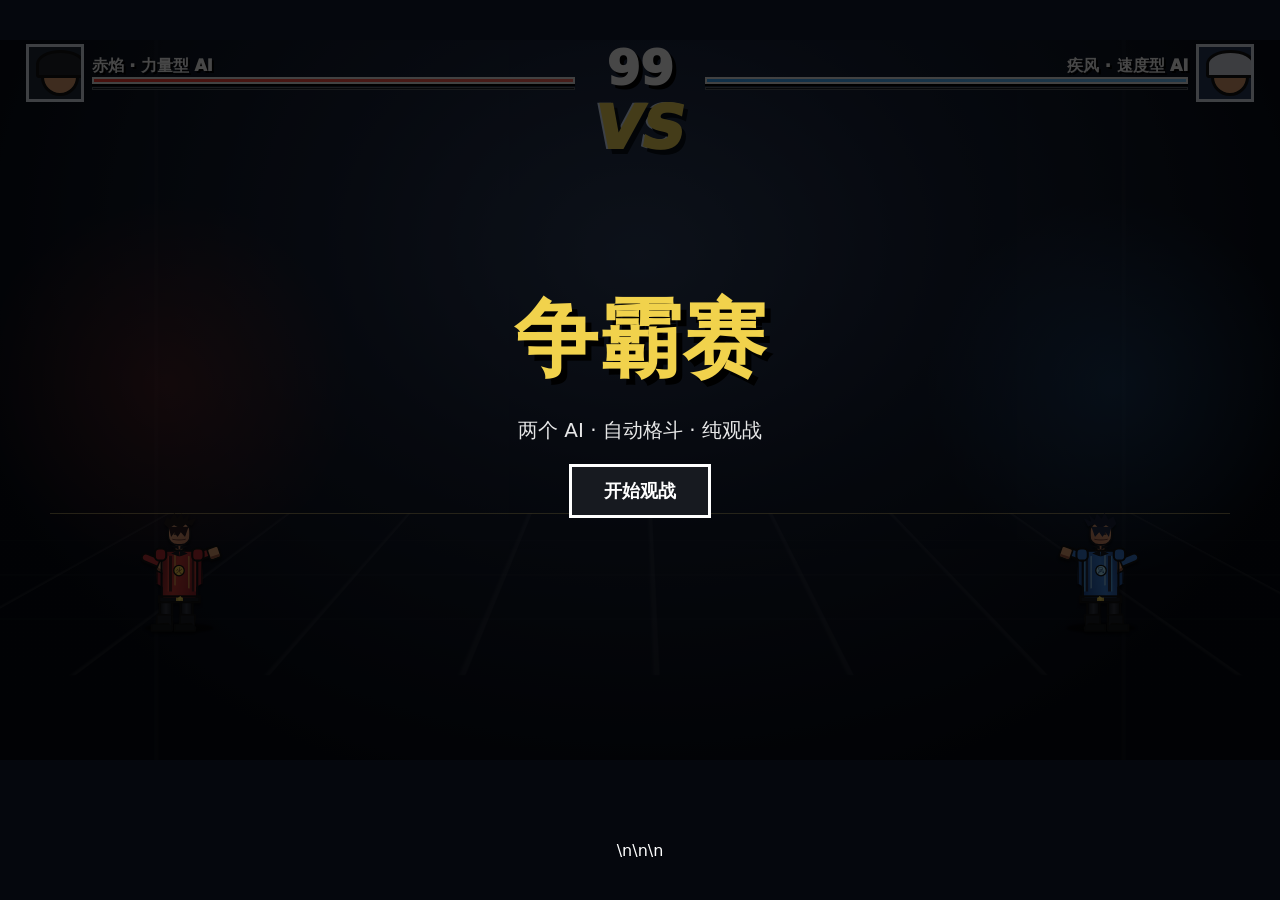
<file: index.html>
<!doctype html><html lang="zh-CN"><head><meta charset="utf-8"><meta name="viewport" content="width=device-width,initial-scale=1,maximum-scale=1,user-scalable=no"><title>争霸赛 · AI × AI</title><style>*{box-sizing:border-box}html,body{margin:0;width:100%;height:100%;overflow:hidden;background:#05070d;color:#fff;font-family:system-ui,"Microsoft YaHei",sans-serif}body{display:grid;place-items:center}.game{position:relative;width:100vw;height:56.25vw;max-width:1280px;max-height:720px;overflow:hidden;background:#0b1220;isolation:isolate}.scene,.scene>*{position:absolute;pointer-events:none}.sky{inset:0;background:radial-gradient(circle at 50% 22%,#617a9f 0,#2a415f 28%,#101d32 63%,#070c15 100%)}.moon{width:90px;height:90px;right:34%;top:15%;border-radius:50%;background:#e8f1ff;box-shadow:0 0 35px #c7dcff99,0 0 90px #9cc5ff33}.mountain{left:-5%;right:-5%;top:12%;height:54%;background:linear-gradient(135deg,transparent 25%,#17243a 25% 39%,transparent 39%),linear-gradient(45deg,transparent 22%,#20334d 22% 37%,transparent 37%),linear-gradient(155deg,#0c1729 0 20%,transparent 20%),linear-gradient(25deg,#12243c 0 27%,transparent 27%);opacity:.96}.mountain:after{content:"";position:absolute;inset:30% 0 0;background:linear-gradient(155deg,transparent 0 38%,#334b69 38% 40%,transparent 40%),linear-gradient(25deg,transparent 0 42%,#29415d 42% 44%,transparent 44%);opacity:.8}.palace{left:50%;top:24%;width:340px;height:220px;transform:translateX(-50%);filter:drop-shadow(0 8px 14px #000a)}.palace .roof{position:absolute;left:35px;top:20px;width:270px;height:45px;background:#10151f;clip-path:polygon(0 100%,12% 48%,25% 48%,35% 0,65% 0,75% 48%,88% 48%,100% 100%)}.palace .hall{position:absolute;left:65px;top:72px;width:210px;height:122px;background:linear-gradient(90deg,#17202e,#3a4655 50%,#17202e);border:5px solid #111}.palace .hall:before{content:"";position:absolute;left:80px;top:20px;width:43px;height:100px;background:linear-gradient(#573a26,#171313);border:4px solid #0c0d10}.waterfall{position:absolute;left:50%;top:46%;width:120px;height:115px;transform:translateX(-50%);background:linear-gradient(90deg,transparent,#a7d7ff55 35%,#e6f4ffcc 50%,#8ec9ff44 65%,transparent);filter:blur(3px)}.mist{left:0;right:0;top:47%;height:23%;background:radial-gradient(ellipse at 50% 55%,#d4e9ff22,transparent 65%),linear-gradient(transparent,#7da0c51c,transparent)}.cherry{top:4%;width:260px;height:230px;background:radial-gradient(circle at 18% 22%,#ff9fc5 0 9px,transparent 10px),radial-gradient(circle at 35% 12%,#ffc0d9 0 8px,transparent 9px),radial-gradient(circle at 54% 27%,#ff9fc5 0 10px,transparent 11px),radial-gradient(circle at 76% 17%,#ffc7dd 0 8px,transparent 9px),radial-gradient(circle at 30% 45%,#ffb1cf 0 9px,transparent 10px),radial-gradient(circle at 65% 48%,#ff9fca 0 10px,transparent 11px),linear-gradient(120deg,#19191d 0 8%,transparent 8%)}.cherry.left{left:-20px;transform:rotate(-7deg)}.cherry.right{right:-30px;transform:scaleX(-1) rotate(-4deg);opacity:.55}.lantern{top:43%;width:50px;height:80px;background:linear-gradient(#ffdd7a,#ff8b2a);border:5px solid #21160f;border-radius:8px;box-shadow:0 0 25px #ffb33b88}.lantern:before{content:"武";position:absolute;inset:12px 5px;color:#3a1b12;font-size:25px;font-weight:900;text-align:center}.lantern.l{left:2%}.lantern.r{right:2%}.banner{top:40%;width:48px;height:150px;background:#641f2c;border:3px solid #d6b276;box-shadow:8px 6px 0 #120f18}.banner:before{content:"武";position:absolute;top:27px;left:7px;font-size:31px;font-weight:900}.banner.l{left:6%}.banner.r{right:6%}.platform{left:0;right:0;bottom:0;height:43%;background:linear-gradient(180deg,#151a22,#080a0f 78%);clip-path:polygon(0 20%,100% 20%,100% 100%,0 100%)}.floor{left:-5%;right:-5%;bottom:-10%;height:39%;background:repeating-linear-gradient(90deg,#1c2027 0 8%,#252a31 8.15% 8.35%),linear-gradient(180deg,#353944,#111318);transform:perspective(500px) rotateX(55deg);transform-origin:center top;border-top:3px solid #8c8d92}.floor:after{content:"";position:absolute;inset:12% 0 0;background:repeating-linear-gradient(90deg,transparent 0 12%,#ffffff0d 12.2% 12.5%),repeating-linear-gradient(0deg,transparent 0 20%,#ffffff0c 20.2% 20.5%)}.hud{position:absolute;z-index:40;top:4px;left:2%;right:2%;display:grid;grid-template-columns:1fr 100px 1fr;gap:15px;align-items:start}.hudbox{display:grid;grid-template-columns:58px 1fr;gap:8px;align-items:center}.hudbox.r{grid-template-columns:1fr 58px}.portrait{width:58px;height:58px;border:3px solid #dfe8f2;background:#202b3b;position:relative;overflow:hidden}.portrait:before{content:"";position:absolute;width:32px;height:32px;border-radius:50%;background:#dfa070;left:12px;top:11px;border:3px solid #111}.portrait:after{content:"";position:absolute;width:43px;height:22px;background:#20242b;left:7px;top:3px;border-radius:55% 55% 10% 10%;border:3px solid #111}.portrait.speed{background:#26385b}.portrait.speed:after{background:#d9dce6}.name{font-size:clamp(9px,1.25vw,16px);font-weight:950;text-shadow:2px 2px #000;margin-bottom:1px}.r{text-align:right}.bar{height:7px;border:2px solid #eee;background:#090909;box-shadow:0 2px #000;overflow:hidden;transform:translateY(-1px)}.hp{height:100%;width:100%;background:linear-gradient(90deg,#ff3b30,#ff6b5f);transition:width .12s}.rbar .hp{margin-left:auto;background:linear-gradient(90deg,#38a8ff,#74c7ff)}.energy{height:3px;margin-top:2px;background:#191d25;border:1px solid #59606a}.energy i{display:block;height:100%;width:0;background:#ff8a70}.renergy i{margin-left:auto;background:#62c7ff}.center{text-align:center}.timer{font-size:clamp(28px,4vw,48px);font-weight:1000;line-height:1;text-shadow:4px 4px #000}.low{color:#ff4b4b}.vs{position:absolute;z-index:42;top:53px;left:50%;transform:translateX(-50%) skew(-10deg);font-size:clamp(30px,4.8vw,60px);font-weight:1000;color:#f5d85a;text-shadow:5px 5px #08101b,-2px 0 #d7e7ff}.status,.spectator{display:none}.fighter{position:absolute;z-index:30;bottom:18%;width:210px;height:300px;transform:scale(.42);transform-origin:50% 100%;will-change:left}.sprite{position:absolute;inset:0;transform-origin:50% 100%;filter:drop-shadow(0 6px 3px #0007)}.fighter.p2 .sprite{transform:scaleX(-1)}.shadow{position:absolute;z-index:0;bottom:-5px;left:22px;width:166px;height:24px;border-radius:50%;background:#000b;filter:blur(2px)}.part{position:absolute}.head{left:77px;bottom:203px;width:57px;height:59px;border:4px solid #15171c;border-radius:45% 45% 42% 42%;background:linear-gradient(145deg,#f0b083,#c77d5d);z-index:8}.head:before{content:"";position:absolute;left:11px;top:25px;width:6px;height:4px;border-radius:50%;background:#241a1c;box-shadow:24px 0 #241a1c}.head:after{content:"";position:absolute;left:7px;bottom:8px;width:34px;height:8px;border-bottom:3px solid #572a29;border-radius:50%}.hair{left:66px;bottom:234px;width:80px;height:47px;background:#22191b;z-index:10;clip-path:polygon(4% 55%,13% 20%,23% 34%,35% 0,43% 28%,56% 3%,63% 32%,79% 5%,75% 40%,100% 25%,87% 65%,70% 55%,55% 80%,34% 62%,19% 79%)}.p2 .hair{background:#18213a;clip-path:polygon(3% 55%,12% 18%,27% 34%,38% 0,47% 29%,61% 4%,68% 35%,85% 9%,78% 44%,100% 27%,87% 68%,68% 56%,53% 83%,34% 62%,17% 80%)}.bang{left:80px;bottom:224px;width:48px;height:25px;background:#2b1b1d;z-index:11;clip-path:polygon(0 0,100% 0,82% 100%,61% 56%,45% 100%,29% 57%,13% 100%)}.p2 .bang{background:#202a49}.neck{left:93px;bottom:190px;width:24px;height:22px;border:4px solid #111;background:#c78362;z-index:6}.torso{left:61px;bottom:72px;width:90px;height:122px;border:5px solid #101217;border-radius:18px 18px 13px 13px;background:linear-gradient(100deg,#7e1f28,#c63b35 42%,#8d202a);z-index:4;overflow:hidden}.torso:before{content:"";position:absolute;left:12px;top:10px;width:61px;height:85px;background:linear-gradient(90deg,#251a1e 0 11%,transparent 12% 88%,#251a1e 89%);border-left:3px solid #e44c3e;border-right:3px solid #e44c3e;opacity:.75}.torso:after{content:"";position:absolute;left:28px;top:7px;width:30px;height:77px;border-left:3px solid #f5d15d;border-right:3px solid #f5d15d;transform:skewY(12deg);opacity:.75}.p2 .torso{background:linear-gradient(100deg,#234b91,#397fd6 45%,#1e4d99)}.p2 .torso:before{border-color:#64c8ff}.p2 .torso:after{border-color:#bcecff}.collar{left:81px;bottom:177px;width:50px;height:27px;background:#151922;z-index:7;clip-path:polygon(0 0,45% 0,50% 100%,10% 72%,100% 0,55% 0,50% 100%,90% 72%)}.shoulder{top:101px;width:32px;height:34px;border:5px solid #111;border-radius:13px;background:#b72d31;z-index:5}.shoulder.l{left:45px}.shoulder.r{left:134px}.p2 .shoulder{background:#3778ce}.arm{top:113px;width:67px;height:24px;border:5px solid #111;border-radius:13px;background:#bd3235;transform-origin:12px 12px;z-index:3}.p2 .arm{background:#397bd0}.arm.l{left:14px;transform:rotate(23deg)}.arm.r{left:130px;transform:rotate(-19deg)}.arm:after{content:"";position:absolute;right:-13px;top:-4px;width:23px;height:24px;border:4px solid #111;border-radius:7px;background:#e1a071;box-shadow:inset 0 -6px #9c563f}.p2 .arm:after{box-shadow:inset 0 -6px #9c563f}.belt{left:55px;bottom:66px;width:102px;height:19px;border:5px solid #111;background:linear-gradient(90deg,#17191f 0 42%,#d6b94d 42% 58%,#17191f 58%);z-index:8}.belt:after{content:"◆";position:absolute;left:40px;top:-8px;color:#f4d75e;font-size:15px}.coat{left:50px;bottom:95px;width:112px;height:88px;z-index:2;pointer-events:none}.coat:before,.coat:after{content:"";position:absolute;bottom:0;width:39px;height:92px;background:#8d202a;border:4px solid #111;clip-path:polygon(10% 0,100% 15%,78% 100%,0 84%)}.coat:before{left:0;transform:skewY(8deg)}.coat:after{right:0;transform:scaleX(-1) skewY(8deg)}.p2 .coat:before,.p2 .coat:after{background:#2455a0}.leg{bottom:2px;width:34px;height:79px;border:5px solid #111;background:linear-gradient(90deg,#171a21,#343945,#171a21);transform-origin:17px 0;z-index:1}.leg.l{left:57px}.leg.r{left:106px}.shin{position:absolute;bottom:0;width:42px;height:42px;border:5px solid #111;background:#1b1e25;z-index:2;clip-path:polygon(8% 0,100% 8%,87% 100%,0 88%)}.shin.l{left:49px}.shin.r{left:104px}.boot{bottom:-2px;width:55px;height:22px;border:5px solid #111;background:#11151b;z-index:3;clip-path:polygon(0 20%,75% 0,100% 55%,94% 100%,0 100%)}.boot.l{left:37px}.boot.r{left:92px}.scarf{display:none}.emblem{position:absolute;left:91px;bottom:130px;width:28px;height:28px;border:3px solid #111;border-radius:50%;background:#f2ca4d;z-index:9;text-align:center;font-size:17px;line-height:22px;color:#54221e}.p2 .emblem{background:#a9e8ff;color:#163d7b}.att .arm.r{animation:punch .22s steps(4)}.att .arm.l{animation:backArm .22s steps(4)}.heavy .arm.r{animation:heavyPunch .30s steps(4)}.heavy .torso{animation:lunge .30s steps(4)}.kick .leg.r{animation:frontKick .30s steps(4)}.kick .arm.r{animation:kickArm .30s steps(4)}.lightkick .leg.r{animation:lightKick .24s steps(4)}.lightkick .arm.r{animation:kickArm .24s steps(4)}.hurt{animation:hurt .20s}.hurt .head{animation:headHit .20s}.dodge{animation:dodge .30s}.jump{animation:jump .46s}.jump .arm.l{animation:airL .46s}.jump .arm.r{animation:airR .46s}.jump .leg.l{animation:airLL .46s}.jump .leg.r{animation:airLR .46s}.ko{animation:ko .70s forwards}.guard .torso{filter:brightness(.58)}.guard .arm.l{transform:rotate(-58deg)}.guard .arm.r{transform:rotate(58deg)}.special .torso{animation:charge .30s infinite alternate}.special .emblem{box-shadow:0 0 20px 5px #ff7138}.hit{position:absolute;z-index:46;font-size:42px;animation:spark .28s forwards;pointer-events:none}.ring{position:absolute;z-index:44;width:20px;height:20px;border:4px solid #fff;border-radius:50%;transform:translate(-50%,-50%);animation:ring .34s ease-out forwards;pointer-events:none}.debris{position:absolute;z-index:47;font-size:20px;animation:debris .42s ease-out forwards;pointer-events:none}.combo{position:absolute;z-index:48;left:4%;bottom:20%;font-size:clamp(18px,2.8vw,34px);font-weight:1000;color:#f3d04a;text-shadow:4px 4px #000;opacity:0}.combo.show{animation:comboIn .7s forwards}.action-callout{position:absolute;z-index:55;font-weight:1000;font-size:clamp(10px,1.35vw,17px);pointer-events:none;white-space:nowrap;transform:translate(-50%,0);animation:callout .43s ease-out forwards;text-shadow:2px 2px #000}.action-callout.f1{color:#ff3b30;text-shadow:2px 2px #000,0 0 5px #ff3b30}.action-callout.f2{color:#38a8ff;text-shadow:2px 2px #000,0 0 5px #38a8ff}.overlay{position:absolute;inset:0;z-index:60;display:flex;flex-direction:column;align-items:center;justify-content:center;background:rgba(0,0,0,.72);text-align:center}.overlay h1{font-size:clamp(42px,7vw,84px);margin:0;color:#f1d24c;text-shadow:6px 6px #000}.overlay p{font-size:clamp(13px,2vw,20px);opacity:.9}.start{padding:12px 32px;border:3px solid #fff;background:#171a20;color:#fff;font-weight:900;font-size:18px}@keyframes punch{0%{transform:rotate(23deg)}50%{transform:translateX(45px) rotate(-8deg) scaleX(1.15)}100%{transform:rotate(23deg)}}@keyframes backArm{50%{transform:rotate(45deg)}}@keyframes heavyPunch{0%{transform:rotate(-19deg) translateX(-7px)}45%{transform:translateX(55px) rotate(-10deg) scaleX(1.22)}100%{transform:rotate(-19deg)}}@keyframes frontKick{0%{transform:rotate(0)}45%{transform:translate(39px,-20px) rotate(-42deg)}100%{transform:rotate(0)}}@keyframes lightKick{0%{transform:rotate(0)}45%{transform:translate(25px,-12px) rotate(-30deg)}100%{transform:rotate(0)}}@keyframes kickArm{50%{transform:rotate(-38deg)}}@keyframes lunge{50%{transform:translateX(11px) rotate(-2deg)}}@keyframes headHit{50%{transform:translateX(-8px) rotate(-10deg)}}@keyframes hurt{50%{transform:translateX(-27px) rotate(-8deg)}}@keyframes dodge{0%{transform:translateX(0)}50%{transform:translateX(32px) translateY(5px) scale(.88) rotate(-10deg)}100%{transform:translateX(0)}}@keyframes jump{50%{transform:translateY(-75px) rotate(-3deg)}}@keyframes airL{50%{transform:rotate(-75deg)}}@keyframes airR{50%{transform:rotate(75deg)}}@keyframes airLL{50%{transform:rotate(-18deg)}}@keyframes airLR{50%{transform:rotate(18deg)}}@keyframes charge{to{filter:brightness(1.45) saturate(1.55)}}@keyframes ko{to{transform:rotate(82deg) translateY(30px);opacity:.7}}@keyframes spark{to{transform:scale(1.8) rotate(15deg);opacity:0}}@keyframes ring{to{width:120px;height:120px;opacity:0;border-width:2px}}@keyframes debris{to{transform:translate(var(--dx),var(--dy)) scale(.5);opacity:0}}@keyframes comboIn{0%{opacity:0;transform:scale(.7)}30%{opacity:1;transform:scale(1.1)}100%{opacity:0;transform:scale(1)}}@keyframes callout{0%{opacity:0;transform:translate(-50%,6px) scale(.9)}25%{opacity:1;transform:translate(-50%,0) scale(1)}100%{opacity:0;transform:translate(-50%,-22px) scale(.98)}}@media(max-width:700px){.game{width:100vw;height:56.25vw}.hud{grid-template-columns:1fr 58px 1fr;gap:5px}.portrait{display:none}.hudbox,.hudbox.r{display:block}.fighter{transform:scale(.36)}.vs{top:50px}.moon{width:65px;height:65px}.palace{transform:translateX(-50%) scale(.72);transform-origin:top center}.banner{height:105px;width:36px}.lantern{transform:scale(.7)}} </style><style id="special-effects-v1">
.special.fx-active .sprite{animation:specialBody .42s steps(5) infinite alternate!important;filter:brightness(1.8) saturate(1.9) drop-shadow(0 0 18px #fff)!important}
.special-charge{position:absolute;z-index:45;left:50%;top:48%;width:130px;height:130px;transform:translate(-50%,-50%);border:5px solid #fff;border-radius:50%;opacity:0;pointer-events:none;animation:specialCharge .48s ease-out forwards}
.special-charge.fire{background:radial-gradient(circle,#fff8 0 8%,#ffcf4d88 18%,#ff5b2499 42%,transparent 70%);box-shadow:0 0 25px #ff5b24,0 0 70px #ffb52e}
.special-charge.wind{background:radial-gradient(circle,#fff 0 5%,#bff4ff88 16%,#38cfff66 40%,transparent 70%);box-shadow:0 0 30px #5be6ff,0 0 80px #6fcfff}
.special-beam{position:absolute;z-index:43;height:34px;border-radius:50%;transform-origin:left center;pointer-events:none;opacity:0;animation:specialBeam .34s ease-out forwards}
.special-beam.fire{background:linear-gradient(90deg,#fff,#ffe45c,#ff6a21,transparent);box-shadow:0 0 18px #ff7b28,0 0 42px #ffb52e}
.special-beam.wind{background:linear-gradient(90deg,#fff,#8ff5ff,#36bfff,transparent);box-shadow:0 0 18px #55eaff,0 0 42px #48cfff}
.special-ring{position:absolute;z-index:44;left:50%;top:50%;width:40px;height:40px;transform:translate(-50%,-50%);border:7px solid #fff;border-radius:50%;pointer-events:none;animation:specialRing .52s cubic-bezier(.1,.7,.2,1) forwards}
.special-ring.fire{border-color:#ff9a2e;box-shadow:0 0 20px #ff5a24,inset 0 0 20px #ffd45a}
.special-ring.wind{border-color:#7eefff;box-shadow:0 0 20px #32d8ff,inset 0 0 20px #bffaff}
.special-flash{position:absolute;z-index:59;inset:0;background:#fff;opacity:0;pointer-events:none;animation:specialFlash .16s ease-out forwards}
.special-title{position:absolute;z-index:58;left:50%;top:31%;transform:translate(-50%,-50%) skew(-8deg) scale(.35);font-size:clamp(28px,6vw,72px);font-weight:1000;letter-spacing:.08em;color:#fff;text-shadow:4px 4px #000,0 0 18px currentColor;opacity:0;pointer-events:none;white-space:nowrap;animation:specialTitle .7s cubic-bezier(.12,.8,.2,1) forwards}
.special-title.fire{color:#ffcf4d}.special-title.wind{color:#8defff}
.special-damage{position:absolute;z-index:58;font-size:clamp(28px,4.5vw,58px);font-weight:1000;color:#fff;text-shadow:4px 4px #000,0 0 14px #ffcf4d;pointer-events:none;animation:specialDamage .72s ease-out forwards}
@keyframes specialBody{to{transform:scale(1.05) translateY(-3px)}}
@keyframes specialCharge{0%{opacity:0;transform:translate(-50%,-50%) scale(.25) rotate(0)}35%{opacity:1}100%{opacity:0;transform:translate(-50%,-50%) scale(1.45) rotate(180deg)}}
@keyframes specialBeam{0%{opacity:0;transform:scaleX(.05)}25%{opacity:1}100%{opacity:0;transform:scaleX(1)}}
@keyframes specialRing{to{width:360px;height:360px;opacity:0;border-width:2px}}
@keyframes specialFlash{0%{opacity:0}20%{opacity:.72}100%{opacity:0}}
@keyframes specialTitle{0%{opacity:0;transform:translate(-50%,-50%) skew(-8deg) scale(.35)}22%{opacity:1;transform:translate(-50%,-50%) skew(-8deg) scale(1.15)}100%{opacity:0;transform:translate(-50%,-50%) skew(-8deg) scale(1)}}
@keyframes specialDamage{0%{opacity:0;transform:translateY(12px) scale(.55)}25%{opacity:1;transform:translateY(0) scale(1.18)}100%{opacity:0;transform:translateY(-45px) scale(1)}}
</style>
<style id="special-fx-v3">
.sfv3-layer{position:absolute;inset:0;z-index:80;pointer-events:none;overflow:hidden;opacity:0}
.sfv3-layer.show{opacity:1}
.sfv3-flash{position:absolute;inset:-20%;opacity:0;mix-blend-mode:screen}
.sfv3-fire .sfv3-flash{background:radial-gradient(circle at 50% 50%,#fff 0 4%,#ffd36b 10%,#ff5a00 28%,#d40018 48%,transparent 72%);animation:sfv3FireFlash .34s ease-out}
.sfv3-wind .sfv3-flash{background:radial-gradient(circle at 50% 50%,#fff 0 4%,#bff7ff 11%,#28cfff 30%,#176cff 50%,transparent 74%);animation:sfv3WindFlash .34s ease-out}
.sfv3-core{position:absolute;left:50%;top:57%;width:110px;height:110px;border-radius:50%;transform:translate(-50%,-50%) scale(.15);opacity:0}
.sfv3-fire .sfv3-core{background:radial-gradient(circle,#fff 0 9%,#ffe38a 16%,#ff8a00 34%,#f21d16 55%,transparent 72%);box-shadow:0 0 22px #ffdc66,0 0 60px #ff5a00,0 0 130px #e40019;animation:sfv3Core .55s cubic-bezier(.12,.8,.2,1)}
.sfv3-wind .sfv3-core{background:radial-gradient(circle,#fff 0 8%,#c9fbff 17%,#36dfff 36%,#1680ff 58%,transparent 74%);box-shadow:0 0 24px #c9fbff,0 0 70px #24cfff,0 0 140px #176cff;animation:sfv3Core .55s cubic-bezier(.12,.8,.2,1)}
.sfv3-ring{position:absolute;left:50%;top:57%;width:70px;height:70px;border:8px solid #fff;border-radius:50%;transform:translate(-50%,-50%) scale(.1);opacity:0}
.sfv3-fire .sfv3-ring{border-color:#ff9a00;box-shadow:0 0 18px #fff,0 0 45px #ff4d00,0 0 90px #e40019;animation:sfv3Ring .62s ease-out}
.sfv3-wind .sfv3-ring{border-color:#9ff7ff;box-shadow:0 0 18px #fff,0 0 45px #1bd8ff,0 0 90px #176cff;animation:sfv3Ring .62s ease-out}
.sfv3-burst{position:absolute;left:50%;top:57%;width:10px;height:10px;transform:translate(-50%,-50%);opacity:0}
.sfv3-burst i{position:absolute;left:0;top:0;width:5px;height:70px;border-radius:6px;transform-origin:50% 100%}
.sfv3-fire .sfv3-burst i{background:linear-gradient(#fff,#ffd24d,#ff3b00,transparent);box-shadow:0 0 12px #ff6a00}
.sfv3-wind .sfv3-burst i{background:linear-gradient(#fff,#aafaff,#168cff,transparent);box-shadow:0 0 12px #2bdcff}
.sfv3-burst i:nth-child(1){transform:rotate(0deg)}.sfv3-burst i:nth-child(2){transform:rotate(45deg)}.sfv3-burst i:nth-child(3){transform:rotate(90deg)}.sfv3-burst i:nth-child(4){transform:rotate(135deg)}.sfv3-burst i:nth-child(5){transform:rotate(180deg)}.sfv3-burst i:nth-child(6){transform:rotate(225deg)}.sfv3-burst i:nth-child(7){transform:rotate(270deg)}.sfv3-burst i:nth-child(8){transform:rotate(315deg)}
.sfv3-show .sfv3-burst{animation:sfv3Burst .52s ease-out}
.sfv3-particle{position:absolute;width:8px;height:8px;border-radius:50%;left:50%;top:57%;opacity:0}
.sfv3-fire .sfv3-particle{background:#ffd34d;box-shadow:0 0 12px #ff5a00,0 0 24px #ff1d00}
.sfv3-wind .sfv3-particle{background:#c9fbff;box-shadow:0 0 12px #20dcff,0 0 24px #176cff}
.sfv3-title{position:absolute;left:50%;top:34%;transform:translate(-50%,-50%) scale(.5);font-size:clamp(28px,6vw,78px);font-weight:1000;letter-spacing:.08em;white-space:nowrap;color:#fff;text-shadow:0 0 8px #fff,4px 4px 0 #05070d,0 0 35px currentColor;opacity:0}
.sfv3-fire .sfv3-title{color:#ffb22e;text-shadow:0 0 10px #fff,4px 4px 0 #4b0800,0 0 42px #ff3b00}
.sfv3-wind .sfv3-title{color:#8defff;text-shadow:0 0 10px #fff,4px 4px 0 #06234b,0 0 42px #168cff}
.sfv3-show .sfv3-title{animation:sfv3Title .7s cubic-bezier(.12,.85,.2,1) forwards}
.sfv3-shake{animation:sfv3Shake .32s steps(8)}
@keyframes sfv3FireFlash{0%{opacity:0}18%{opacity:1}100%{opacity:0}}
@keyframes sfv3WindFlash{0%{opacity:0}18%{opacity:1}100%{opacity:0}}
@keyframes sfv3Core{0%{opacity:0;transform:translate(-50%,-50%) scale(.15)}20%{opacity:1}100%{opacity:0;transform:translate(-50%,-50%) scale(4.8)}}
@keyframes sfv3Ring{0%{opacity:0;transform:translate(-50%,-50%) scale(.1)}15%{opacity:1}100%{opacity:0;transform:translate(-50%,-50%) scale(8)}}
@keyframes sfv3Burst{0%{opacity:0;transform:translate(-50%,-50%) scale(.2)}20%{opacity:1}100%{opacity:0;transform:translate(-50%,-50%) scale(3.2)}}
@keyframes sfv3Title{0%{opacity:0;transform:translate(-50%,-50%) scale(.5) skewX(-12deg)}22%{opacity:1;transform:translate(-50%,-50%) scale(1.12) skewX(-12deg)}100%{opacity:0;transform:translate(-50%,-50%) scale(1.25) skewX(-12deg)}}
@keyframes sfv3Shake{0%,100%{transform:translate(0)}12%{transform:translate(-7px,3px)}25%{transform:translate(6px,-4px)}38%{transform:translate(-5px,-3px)}50%{transform:translate(6px,4px)}62%{transform:translate(-4px,2px)}75%{transform:translate(4px,-2px)}88%{transform:translate(-2px,1px)}}
</style><!-- SPECIAL_FX_V3 --><style id="special-fx-v3">
.sfv3-layer{position:absolute;inset:0;z-index:80;pointer-events:none;overflow:hidden;opacity:0}
.sfv3-layer.show{opacity:1}
.sfv3-flash{position:absolute;inset:-20%;opacity:0;mix-blend-mode:screen}
.sfv3-fire .sfv3-flash{background:radial-gradient(circle at 50% 50%,#fff 0 4%,#ffd36b 10%,#ff5a00 28%,#d40018 48%,transparent 72%);animation:sfv3FireFlash .34s ease-out}
.sfv3-wind .sfv3-flash{background:radial-gradient(circle at 50% 50%,#fff 0 4%,#bff7ff 11%,#28cfff 30%,#176cff 50%,transparent 74%);animation:sfv3WindFlash .34s ease-out}
.sfv3-core{position:absolute;left:50%;top:57%;width:110px;height:110px;border-radius:50%;transform:translate(-50%,-50%) scale(.15);opacity:0}
.sfv3-fire .sfv3-core{background:radial-gradient(circle,#fff 0 9%,#ffe38a 16%,#ff8a00 34%,#f21d16 55%,transparent 72%);box-shadow:0 0 22px #ffdc66,0 0 60px #ff5a00,0 0 130px #e40019;animation:sfv3Core .55s cubic-bezier(.12,.8,.2,1)}
.sfv3-wind .sfv3-core{background:radial-gradient(circle,#fff 0 8%,#c9fbff 17%,#36dfff 36%,#1680ff 58%,transparent 74%);box-shadow:0 0 24px #c9fbff,0 0 70px #24cfff,0 0 140px #176cff;animation:sfv3Core .55s cubic-bezier(.12,.8,.2,1)}
.sfv3-ring{position:absolute;left:50%;top:57%;width:70px;height:70px;border:8px solid #fff;border-radius:50%;transform:translate(-50%,-50%) scale(.1);opacity:0}
.sfv3-fire .sfv3-ring{border-color:#ff9a00;box-shadow:0 0 18px #fff,0 0 45px #ff4d00,0 0 90px #e40019;animation:sfv3Ring .62s ease-out}
.sfv3-wind .sfv3-ring{border-color:#9ff7ff;box-shadow:0 0 18px #fff,0 0 45px #1bd8ff,0 0 90px #176cff;animation:sfv3Ring .62s ease-out}
.sfv3-burst{position:absolute;left:50%;top:57%;width:10px;height:10px;transform:translate(-50%,-50%);opacity:0}
.sfv3-burst i{position:absolute;left:0;top:0;width:5px;height:70px;border-radius:6px;transform-origin:50% 100%}
.sfv3-fire .sfv3-burst i{background:linear-gradient(#fff,#ffd24d,#ff3b00,transparent);box-shadow:0 0 12px #ff6a00}
.sfv3-wind .sfv3-burst i{background:linear-gradient(#fff,#aafaff,#168cff,transparent);box-shadow:0 0 12px #2bdcff}
.sfv3-burst i:nth-child(1){transform:rotate(0deg)}.sfv3-burst i:nth-child(2){transform:rotate(45deg)}.sfv3-burst i:nth-child(3){transform:rotate(90deg)}.sfv3-burst i:nth-child(4){transform:rotate(135deg)}.sfv3-burst i:nth-child(5){transform:rotate(180deg)}.sfv3-burst i:nth-child(6){transform:rotate(225deg)}.sfv3-burst i:nth-child(7){transform:rotate(270deg)}.sfv3-burst i:nth-child(8){transform:rotate(315deg)}
.sfv3-show .sfv3-burst{animation:sfv3Burst .52s ease-out}
.sfv3-particle{position:absolute;width:8px;height:8px;border-radius:50%;left:50%;top:57%;opacity:0}
.sfv3-fire .sfv3-particle{background:#ffd34d;box-shadow:0 0 12px #ff5a00,0 0 24px #ff1d00}
.sfv3-wind .sfv3-particle{background:#c9fbff;box-shadow:0 0 12px #20dcff,0 0 24px #176cff}
.sfv3-title{position:absolute;left:50%;top:34%;transform:translate(-50%,-50%) scale(.5);font-size:clamp(28px,6vw,78px);font-weight:1000;letter-spacing:.08em;white-space:nowrap;color:#fff;text-shadow:0 0 8px #fff,4px 4px 0 #05070d,0 0 35px currentColor;opacity:0}
.sfv3-fire .sfv3-title{color:#ffb22e;text-shadow:0 0 10px #fff,4px 4px 0 #4b0800,0 0 42px #ff3b00}
.sfv3-wind .sfv3-title{color:#8defff;text-shadow:0 0 10px #fff,4px 4px 0 #06234b,0 0 42px #168cff}
.sfv3-show .sfv3-title{animation:sfv3Title .7s cubic-bezier(.12,.85,.2,1) forwards}
.sfv3-shake{animation:sfv3Shake .32s steps(8)}
@keyframes sfv3FireFlash{0%{opacity:0}18%{opacity:1}100%{opacity:0}}
@keyframes sfv3WindFlash{0%{opacity:0}18%{opacity:1}100%{opacity:0}}
@keyframes sfv3Core{0%{opacity:0;transform:translate(-50%,-50%) scale(.15)}20%{opacity:1}100%{opacity:0;transform:translate(-50%,-50%) scale(4.8)}}
@keyframes sfv3Ring{0%{opacity:0;transform:translate(-50%,-50%) scale(.1)}15%{opacity:1}100%{opacity:0;transform:translate(-50%,-50%) scale(8)}}
@keyframes sfv3Burst{0%{opacity:0;transform:translate(-50%,-50%) scale(.2)}20%{opacity:1}100%{opacity:0;transform:translate(-50%,-50%) scale(3.2)}}
@keyframes sfv3Title{0%{opacity:0;transform:translate(-50%,-50%) scale(.5) skewX(-12deg)}22%{opacity:1;transform:translate(-50%,-50%) scale(1.12) skewX(-12deg)}100%{opacity:0;transform:translate(-50%,-50%) scale(1.25) skewX(-12deg)}}
@keyframes sfv3Shake{0%,100%{transform:translate(0)}12%{transform:translate(-7px,3px)}25%{transform:translate(6px,-4px)}38%{transform:translate(-5px,-3px)}50%{transform:translate(6px,4px)}62%{transform:translate(-4px,2px)}75%{transform:translate(4px,-2px)}88%{transform:translate(-2px,1px)}}
</style><!-- ARENA_BG_V1 --><style id="arena-bg-v1">
/* ARENA_BG_V4: reliable pure-CSS martial-arts arena; no external image dependency */
.game{
  background:
    radial-gradient(ellipse at 50% 30%, rgba(72,92,130,.55) 0%, rgba(25,35,58,.7) 35%, rgba(5,9,18,.98) 78%),
    linear-gradient(180deg,#17243a 0%,#0d1729 48%,#090d16 72%,#05070d 100%) !important;
}
.game:before{
  content:"";
  position:absolute;
  z-index:1;
  left:0;right:0;top:0;bottom:0;
  pointer-events:none;
  background:
    radial-gradient(circle at 13% 48%,rgba(255,70,45,.22),transparent 16%),
    radial-gradient(circle at 87% 48%,rgba(60,160,255,.22),transparent 16%),
    linear-gradient(90deg,transparent 0 12%,rgba(255,255,255,.025) 12.1% 12.3%,transparent 12.4% 87.6%,rgba(255,255,255,.025) 87.7% 87.9%,transparent 88%);
}
.game:after{
  content:"";
  position:absolute;
  z-index:2;
  left:4%;right:4%;bottom:8%;height:26%;
  pointer-events:none;
  border-top:2px solid rgba(235,210,130,.55);
  background:
    repeating-linear-gradient(90deg,transparent 0 9.8%,rgba(255,255,255,.06) 10% 10.2%),
    repeating-linear-gradient(0deg,transparent 0 24.5%,rgba(255,255,255,.045) 25% 25.4%);
  transform:perspective(420px) rotateX(58deg);
  transform-origin:center top;
}
.scene.sky,.scene.moon,.scene.mountain,.scene.palace,.scene.waterfall,.scene.mist,.scene.cherry,.scene.lantern,.scene.banner,.scene.platform,.scene.floor{display:none!important}
.hud,.vs,.fighter,.overlay,.combo,.hit,.ring,.debris,.action-callout,.special-flash,.special-title,.special-charge,.special-ring,.special-beam,.special-damage{position:absolute}
</style><style id="v23-ai-combo-css">
.combo{left:50%;bottom:24%;transform:translateX(-50%) skew(-8deg);font-size:clamp(22px,4.5vw,52px);letter-spacing:.06em;color:#f6d34a;text-shadow:4px 4px #000,0 0 18px #ff7a18}.counter{position:absolute;z-index:56;font-size:clamp(18px,3.2vw,38px);font-weight:1000;color:#fff;letter-spacing:.08em;text-shadow:3px 3px #000,0 0 16px #ff3b30;animation:counterIn .62s ease-out forwards;pointer-events:none;transform:translate(-50%,-50%) skew(-8deg)}@keyframes counterIn{0%{opacity:0;transform:translate(-50%,-50%) scale(.55) skew(-8deg)}22%{opacity:1;transform:translate(-50%,-50%) scale(1.18) skew(-8deg)}100%{opacity:0;transform:translate(-50%,-72%) scale(1) skew(-8deg)}}
</style></head><body><main class="game"><div class="scene sky"></div><div class="scene moon"></div><div class="scene mountain"></div><div class="scene palace"><i class="roof"></i><i class="hall"></i></div><div class="scene waterfall"></div><div class="scene mist"></div><div class="scene cherry left"></div><div class="scene cherry right"></div><div class="scene lantern l"></div><div class="scene lantern r"></div><div class="scene banner l"></div><div class="scene banner r"></div><div class="scene platform"></div><div class="scene floor"></div><section class="hud"><div class="hudbox"><div class="portrait"></div><div><div class="name">赤焰 · 力量型 AI</div><div class="bar"><div id="hp1" class="hp"></div></div><div class="energy"><i id="en1"></i></div></div></div><div class="center"><div id="timer" class="timer">99</div></div><div class="hudbox r"><div><div class="name r">疾风 · 速度型 AI</div><div class="bar rbar"><div id="hp2" class="hp"></div></div><div class="energy renergy"><i id="en2"></i></div></div><div class="portrait speed"></div></div></section><div class="vs">VS</div><div id="status" class="status"></div><div id="combo" class="combo"></div><div id="f1" class="fighter" style="left:0"><i class="shadow"></i><div class="sprite"><i class="part hair"></i><i class="part bang"></i><i class="part head"></i><i class="part neck"></i><i class="part collar"></i><i class="part shoulder l"></i><i class="part shoulder r"></i><i class="part coat"></i><i class="part torso"></i><i class="part arm l"></i><i class="part arm r"></i><i class="part belt"></i><i class="part leg l"></i><i class="part leg r"></i><i class="part shin l"></i><i class="part shin r"></i><i class="part boot l"></i><i class="part boot r"></i><i class="part scarf"></i><i class="part emblem">火</i></div></div><div id="f2" class="fighter p2" style="left:0"><i class="shadow"></i><div class="sprite"><i class="part hair"></i><i class="part bang"></i><i class="part head"></i><i class="part neck"></i><i class="part collar"></i><i class="part shoulder l"></i><i class="part shoulder r"></i><i class="part coat"></i><i class="part torso"></i><i class="part arm l"></i><i class="part arm r"></i><i class="part belt"></i><i class="part leg l"></i><i class="part leg r"></i><i class="part shin l"></i><i class="part shin r"></i><i class="part boot l"></i><i class="part boot r"></i><i class="part scarf"></i><i class="part emblem">风</i></div></div><div class="spectator"></div><div id="overlay" class="overlay"><h1>争霸赛</h1><p>两个 AI · 自动格斗 · 纯观战</p><button id="start" class="start">开始观战</button></div><script>(()=>{const $=id=>document.getElementById(id),G=document.querySelector('.game');const cfg={power:{speed:.48,reach:17,atk:[['轻拳',7,15,.12,.22,.38],['重拳',13,17,.20,.30,.72],['轻脚',8,18,.13,.24,.46],['重脚',11,19,.18,.32,.62]],special:['烈焰冲击',24,22,.30,.22,1.55],style:'aggressive'},speed:{speed:.68,reach:17,atk:[['轻拳',6,15,.08,.18,.28],['重拳',10,17,.15,.25,.55],['轻脚',7,19,.10,.20,.34],['重脚',9,20,.12,.25,.48]],special:['疾风连闪',19,23,.18,.30,1.25],style:'evasive'}};const names={idle:'观察对手',approach:'寻找距离',attack:'轻拳',heavy:'重拳',lightkick:'轻脚',kick:'重脚',special:'特殊技',guard:'防御',dodge:'闪避',jump:'跳跃',hurt:'受击',ko:'KO'};function make(id,x,kind){return{id,x,hp:600,en:0,kind,face:id===1?1:-1,state:'idle',action:null,cool:0,stun:0,guard:0,dodge:0,jump:0,combo:0,comboT:0,stuck:0,sideSwitch:0}}const A=make(1,14,'power'),B=make(2,86,'speed');let running=false,time=99,last=0,raf=0,fxs=[],shake=0;function node(f){return $(f.id===1?'f1':'f2')}function gap(){return Math.abs(A.x-B.x)}function visual(f,...c){const n=node(f).querySelector('.sprite');n.classList.remove('att','heavy','kick','lightkick','guard','dodge','jump','hurt','ko','special');c.filter(Boolean).forEach(x=>n.classList.add(x))}function effect(x,y,text,cls='hit',life=.65){const e=document.createElement('div');e.className=cls;e.textContent=text;e.style.left=x+'%';e.style.top=y+'%';G.appendChild(e);fxs.push({e,t:life})}function burst(x,y,big=false){effect(x,y,big?'✹':'✦','hit',big?.38:.25);const r=document.createElement('div');r.className='ring';r.style.left=x+'%';r.style.top=y+'%';G.appendChild(r);fxs.push({e:r,t:.36});for(let i=0;i<(big?8:4);i++){const d=document.createElement('div');d.className='debris';d.textContent=i%2?'•':'✦';d.style.left=x+'%';d.style.top=y+'%';d.style.setProperty('--dx',((Math.random()-.5)*(big?90:55))+'px');d.style.setProperty('--dy',((Math.random()-.5)*(big?70:45))+'px');G.appendChild(d);fxs.push({e:d,t:.44})}}function showCombo(f){if(f.combo<2)return;const e=$('combo');e.textContent=f.combo>=5?'5 HIT COMBO':f.combo>=3?'3 HIT COMBO':f.combo+' HIT COMBO';e.classList.remove('show');void e.offsetWidth;e.classList.add('show')}function clearAction(f){f.action=null;visual(f)}function begin(f,type,m){if(f.action||f.stun>0||f.cool>0||f.hp<=0)return false;f.state=type;f.action={n:m[0],d:m[1],r:m[2],w:m[3],a:m[4],t:0,hit:false,max:m[3]+m[4]+.34};f.cool=m[5];visual(f,type);return true}/* ENERGY_OVERDRIVE_V1 */ /* ENERGY_TUNING_V2 */ /* SPECIAL_EFFECTS_V1 */function specialFX(f,e){const fire=f.id===1,kind=fire?'fire':'wind',x=e.x,y=48;visual(f,'special','fx-active');const flash=document.createElement('div');flash.className='special-flash';G.appendChild(flash);fxs.push({e:flash,t:.18});const title=document.createElement('div');title.className='special-title '+kind;title.textContent=f.id===1?'烈焰冲击':'疾风连闪';G.appendChild(title);fxs.push({e:title,t:.72});const c=document.createElement('div');c.className='special-charge '+kind;c.style.left=x+'%';c.style.top=y+'%';G.appendChild(c);fxs.push({e:c,t:.5});const ring=document.createElement('div');ring.className='special-ring '+kind;ring.style.left=x+'%';ring.style.top=y+'%';G.appendChild(ring);fxs.push({e:ring,t:.54});const beam=document.createElement('div');beam.className='special-beam '+kind;beam.style.left=(fire?Math.max(3,x-4):Math.min(97,x+4))+'%';beam.style.top=y+'%';beam.style.width=(fire?48:48)+'%';beam.style.transform=fire?'rotate(0deg)':'rotate(180deg)';G.appendChild(beam);fxs.push({e:beam,t:.38});shake=Math.max(shake,.34);time=Math.max(0,time-.3)}

function strike(f,e){const a=f.action;if(!a||a.hit||e.hp<=0)return;if(e.dodge>0||e.jump>0||gap()>a.r)return;a.hit=true;const blocked=e.guard>0,baseDmg=blocked?Math.max(1,Math.round(a.d*.18)):a.d,isSpecial=a.n==='烈焰冲击'||a.n==='疾风连闪',counter=!blocked&&!isSpecial&&!!e.action&&e.action.t<e.action.w,dmg=isSpecial?210:Math.max(1,Math.round(baseDmg*(counter?0.62:.5)));if(isSpecial)specialFX(f,e);if(counter)effect(e.x,40,'COUNTER','counter',.72);e.hp=Math.max(0,e.hp-dmg);e.stun=blocked?.08:(a.d>=20?.32:.20);e.state=e.hp<=0?'ko':blocked?'guard':'hurt';if(!blocked)visual(e,'hurt');else visual(e,'guard');f.en=Math.min(100,f.en+(blocked?.35:Math.max(.15,baseDmg*.20)));f.combo++;f.comboT=1.05;e.combo=0;e.comboT=0;burst(e.x,48,a.d>=20);effect(e.x,53,blocked?'GUARD':'-'+dmg);if(isSpecial){const sd=document.createElement('div');sd.className='special-damage';sd.textContent='-'+dmg;sd.style.left=Math.max(8,Math.min(86,e.x))+'%';sd.style.top='54%';G.appendChild(sd);fxs.push({e:sd,t:.74})}if(a.n==='烈焰冲击'||a.n==='疾风连闪')burst(e.x,46,true);shake=Math.max(shake,a.d>=20?.18:.09);if(a.d>=20)time=Math.max(0,time-.12);showCombo(f);clearAction(f)}function utilityScore(f,e,a,q,c,low,enemyLow,incoming){const s=c.style;let v=Math.random()*1.5;if(a==='attack'){v+=q<22?5:1;v+=s==='aggressive'?3:1.5;if(enemyLow)v+=2}if(a==='heavy'){v+=q<18?6:.5;v+=s==='aggressive'?4:1;if(enemyLow)v+=2.5;v-=q>28?4:0}if(a==='lightkick'){v+=q<24?4:1;v+=s==='evasive'?1.5:0}if(a==='kick'){v+=q<30?3:0;v+=enemyLow?3:0}if(a==='guard'){v+=incoming?(s==='aggressive'?3:7):0;v+=low?2:0}if(a==='dodge'){v+=incoming?(s==='evasive'?9:4):0;v+=low?3:0;v+=q<18?2:0}if(a==='jump'){v+=(s==='evasive'&&low)?7:1;v+=incoming?3:0}if(a==='special'){v+=f.en>=100?5:0;v+=enemyLow?7:0;v+=q<20?5:0;v+=s==='aggressive'?3:1}if(s==='evasive'){if(q<13&&a==='dodge')v+=5;if(q>25&&a==='attack')v-=2;if(q>25&&a==='heavy')v-=3;if(low&&(a==='guard'||a==='dodge'))v+=3}else{if(q>c.reach+2&&(a==='attack'||a==='heavy'))v-=3;if(q<c.reach+2&&a==='attack')v+=2;if(low&&a==='special')v+=3}return v}
function chooseUtility(f,e,actions,q,c,low,enemyLow,incoming){let best=actions[0],score=-1e9;for(const a of actions){const v=utilityScore(f,e,a,q,c,low,enemyLow,incoming);if(v>score){score=v;best=a}}return best}
function utilityScore(f,e,a,q,c,low,enemyLow,incoming){const s=c.style;let v=Math.random()*1.2;if(a==='attack'){v+=q<24?6:1;v+=s==='aggressive'?4:2;if(enemyLow)v+=4}if(a==='heavy'){v+=q<18?6:1;v+=s==='aggressive'?4:1;if(enemyLow)v+=4;v-=q>30?3:0}if(a==='lightkick'){v+=q<25?4:1;v+=s==='evasive'?2:0}if(a==='kick'){v+=q<30?3:0;v+=enemyLow?4:0}if(a==='guard'){v+=incoming?(s==='evasive'?5:3):0;v+=low?2:0;v-=f.passive>2?8:0}if(a==='dodge'){v+=incoming?(s==='evasive'?8:3):0;v+=low?3:0;v+=q<18?2:0;v-=f.passive>2?10:0}if(a==='jump'){v+=(s==='evasive'&&low)?6:1;v+=incoming?3:0;v-=f.passive>2?7:0}if(a==='special'){v+=f.en>=100?6:0;v+=enemyLow?8:0;v+=q<22?5:0;v+=s==='aggressive'?4:2}return v}
function chooseUtility(f,e,actions,q,c,low,enemyLow,incoming){let best=actions[0],score=-1e9;for(const a of actions){let v=utilityScore(f,e,a,q,c,low,enemyLow,incoming);if(f.passive>=4&&['attack','heavy','lightkick','kick','special'].includes(a))v+=10;if(f.passive>=7&&a==='attack')v+=8;if(f.passive>=7&&a==='dodge')v-=18;if(f.passive>=7&&a==='guard')v-=15;if(e.hp<220&&['attack','heavy','kick','special'].includes(a))v+=5;if(v>score){score=v;best=a}}return best}
function decide(f,e){if(f.action||f.stun>0||f.cool>0||f.hp<=0)return;const q=gap(),c=cfg[f.kind],style=c.style,low=f.hp<240,enemyLow=e.hp<220,incoming=!!e.action&&e.action.t<e.action.max;if(f.passive==null)f.passive=0;f.passive=Math.min(10,f.passive+.45);const desperation=f.passive>=5||timer<=15;if(desperation){if(f.en>=100&&q<c.special[2]){f.en=0;begin(f,'special',c.special);f.passive=0;return}if(q<=c.reach+5){const arr=c.atk;const type=style==='aggressive'&&Math.random()<.55?'heavy':Math.random()<.65?'attack':'kick';const mm=type==='attack'?arr[0]:type==='heavy'?arr[1]:arr[3];begin(f,type,mm);f.passive=0;return}f.state='approach';f.x+=f.face*(style==='evasive'?1.55:1.25);return}if(style==='evasive'&&q<12){const a=chooseUtility(f,e,['dodge','guard','attack'],q,c,low,enemyLow,incoming);if(a==='dodge'){f.dodge=.3;f.state='dodge';visual(f,'dodge');f.cool=.42;return}if(a==='guard'){f.guard=.35;f.state='guard';visual(f,'guard');f.cool=.3;return}}if(incoming&&q<27){const a=chooseUtility(f,e,['guard','dodge','attack'],q,c,low,enemyLow,incoming);if(a==='dodge'&&style==='evasive'){f.dodge=.3;f.state='dodge';visual(f,'dodge');f.cool=.44;return}if(a==='guard'){f.guard=style==='aggressive'?.24:.38;f.state='guard';visual(f,'guard');f.cool=.3;return}}if(q>c.reach+1){f.state='approach';f.x+=f.face*(low?c.speed*.95:c.speed*1.08);return}if(f.en>=100&&q<c.special[2]){const a=chooseUtility(f,e,['special','attack','heavy'],q,c,low,enemyLow,incoming);if(a==='special'){f.en=0;begin(f,'special',c.special);f.passive=0;return}}if(style==='evasive'&&low){const a=chooseUtility(f,e,['dodge','jump','guard','attack'],q,c,low,enemyLow,incoming);if(a==='dodge'){f.dodge=.3;f.state='dodge';visual(f,'dodge');f.cool=.5;return}if(a==='jump'){f.jump=.42;f.state='jump';visual(f,'jump');f.cool=.52;return}}if(f.combo>0&&f.comboT>0){const arr=c.atk,chain=[arr[0],arr[0],arr[1],arr[2],arr[3]],mm=chain[Math.min(f.combo,chain.length-1)],type=mm===arr[0]?'attack':mm===arr[1]?'heavy':mm===arr[2]?'lightkick':'kick';if(Math.random()<(style==='aggressive'?.9:.76)){begin(f,type,mm);f.passive=0;return}}const arr=c.atk,type=chooseUtility(f,e,['attack','heavy','lightkick','kick'],q,c,low,enemyLow,incoming),mm=type==='attack'?arr[0]:type==='heavy'?arr[1]:type==='lightkick'?arr[2]:arr[3];begin(f,type,mm);f.passive=0}function update(f,e,dt){if(f.sideSwitch>0){f.sideSwitch=Math.max(0,f.sideSwitch-dt);visual(f,'dodge');return}if(f.sideSwitch>0){f.sideSwitch=Math.max(0,f.sideSwitch-dt);visual(f,'dodge');return}f.cool=Math.max(0,f.cool-dt);f.stun=Math.max(0,f.stun-dt);f.guard=Math.max(0,f.guard-dt);f.dodge=Math.max(0,f.dodge-dt);f.jump=Math.max(0,f.jump-dt);f.comboT=Math.max(0,f.comboT-dt);if(!f.comboT)f.combo=0;if(f.hp<=0){f.state='ko';f.action=null;visual(f,'ko');return}if(f.guard<=0&&f.state==='guard')visual(f);if(f.dodge<=0&&f.state==='dodge')visual(f);if(f.jump<=0&&f.state==='jump')visual(f);if(f.stun>0)return;if(f.action){f.action.t+=dt;const a=f.action;if(a.t>=a.w&&a.t<a.w+a.a)strike(f,e);if(f.action&&a.t>=a.max)clearAction(f)}else if(f.guard<=0&&f.dodge<=0&&f.jump<=0){if(['hurt','guard','dodge','jump','ko'].includes(f.state))f.state='idle';decide(f,e)}}function resetF(f,x){f.dodgeStreak=0;f.x=x;f.hp=600;f.en=0;f.face=f.id===1?1:-1;f.state='idle';f.action=null;f.cool=0;f.stun=0;f.guard=0;f.dodge=0;f.jump=0;f.combo=0;f.comboT=0;visual(f)}function render(){$('hp1').style.width=Math.max(0,Math.min(100,A.hp/600*100))+'%';$('hp2').style.width=Math.max(0,Math.min(100,B.hp/600*100))+'%';$('en1').style.width=A.en+'%';$('en2').style.width=B.en+'%';$('timer').textContent=Math.ceil(time);$('timer').classList.toggle('low',time<10);node(A).style.left='calc('+A.x+'% - 105px)';node(B).style.left='calc('+B.x+'% - 105px)';if(shake>0){const n=(Math.random()-.5)*shake*100;G.style.transform='translate('+n+'px,'+(n*.45)+'px)'}else G.style.transform=''}function separate(){const d=B.x-A.x;if(Math.abs(d)<11){const s=(11-Math.abs(d))/2;if(d>=0){A.x-=s;B.x+=s}else{A.x+=s;B.x-=s}A.x=Math.max(14,Math.min(86,A.x));B.x=Math.max(14,Math.min(86,B.x))}}function end(){running=false;cancelAnimationFrame(raf);const w=A.hp===B.hp?'平局':A.hp>B.hp?'赤焰胜利！':'疾风胜利！';$('overlay').innerHTML='<h1>'+w+'</h1><p>本场 AI 对决结束</p><button id="start" class="start">再战一场</button>';$('overlay').style.display='flex';$('start').onclick=start}function loop(ts){if(!running)return;const dt=Math.min(.05,(ts-last)/1000||0);last=ts;time=Math.max(0,time-dt);shake=Math.max(0,shake-dt);A.face=B.x>=A.x?1:-1;B.face=A.x>=B.x?1:-1;update(A,B,dt);update(B,A,dt);separate();fxs=fxs.filter(o=>{o.t-=dt;if(o.t<=0){o.e.remove();return false}return true});render();if(time<=0||A.hp<=0||B.hp<=0){end();return}raf=requestAnimationFrame(loop)}function callout(f){if(!running||f.hp<=0)return;const label=names[f.state]||'';if(!label||['idle','approach','hurt','ko'].includes(f.state))return;const e=document.createElement('div');e.className='action-callout '+(f.id===1?'f1':'f2');e.textContent=label;const r=node(f).getBoundingClientRect(),gr=G.getBoundingClientRect();e.style.left=(r.left+r.width/2-gr.left)/gr.width*100+'%';e.style.top=Math.max(8,(r.top-gr.top)/gr.height*100-5)+'%';G.appendChild(e);setTimeout(()=>e.remove(),450)}let lastState={1:'idle',2:'idle'};function calloutWatch(){[A,B].forEach(f=>{if(f.state!==lastState[f.id]){lastState[f.id]=f.state;callout(f)}})}const oldRender=render;render=function(){oldRender();calloutWatch()};let openingLockUntil=0;const realDecide=decide;decide=function(f,e){if(performance.now()<openingLockUntil){f.vx=0;return}if(f.dodgeStreak==null)f.dodgeStreak=0;const before=f.state;realDecide(f,e);if(f.state==='dodge'){f.dodgeStreak++;if(f.dodgeStreak>=2){f.dodge=0;f.cool=0;f.state='idle';visual(f);const arr=cfg[f.kind].atk;begin(f,'attack',arr[0]);f.dodgeStreak=0}}else if(f.state==='attack'||f.state==='heavy'||f.state==='kick'||f.state==='lightkick'||f.state==='special'){f.dodgeStreak=0}else if(before!=='dodge'){f.dodgeStreak=0}};function start(){fxs.forEach(o=>o.e.remove());fxs=[];shake=0;G.style.transform='';resetF(A,14);resetF(B,86);A.x=14;B.x=86;openingLockUntil=performance.now()+1000;lastState={1:'idle',2:'idle'};time=99;last=performance.now();$('overlay').style.display='none';document.querySelector('.vs').style.display='none';running=true;cancelAnimationFrame(raf);render();raf=requestAnimationFrame(loop)}$('start').onclick=start;resetF(A,14);resetF(B,86);render()})();</script><!-- V2_3_AI_COMBO -->
<!-- V2_3_3_SIDE_SWITCH -->
<!-- V2_3_3_SIDE_SWITCH_FINAL -->
<!-- V2_3_3_SIDE_SWITCH -->
<!-- V2_4_UTILITY_AI -->
<!-- V2_4_1_ANTI_PASSIVITY -->
<!-- V2_4_2_ANTI_DODGE -->
</main><script id="special-fx-v3-script">
(()=>{
  const game=document.querySelector('.game'); if(!game)return;
  const layer=document.createElement('div'); layer.className='sfv3-layer';
  layer.innerHTML='<div class="sfv3-flash"></div><div class="sfv3-core"></div><div class="sfv3-ring"></div><div class="sfv3-burst"><i></i><i></i><i></i><i></i><i></i><i></i><i></i><i></i></div><div class="sfv3-title"></div>';
  for(let i=0;i<18;i++){const p=document.createElement('b');p.className='sfv3-particle';layer.appendChild(p)}
  game.appendChild(layer);
  let last=0, active=false;
  function playSpecial(kind,name){
    const now=performance.now(); if(now-last<900||active)return; last=now; active=true;
    layer.className='sfv3-layer '+(kind==='fire'?'sfv3-fire':'sfv3-wind')+' sfv3-show';
    layer.querySelector('.sfv3-title').textContent=name|| (kind==='fire'?'烈焰冲击':'疾风连闪');
    const ps=layer.querySelectorAll('.sfv3-particle');
    ps.forEach((p,i)=>{const a=(Math.PI*2*i/ps.length)+(Math.random()-.5)*.3,r=70+Math.random()*120,d=420+Math.random()*300;p.style.animation='none';p.offsetHeight;p.style.animation=`sfv3Particle${i} ${d}ms cubic-bezier(.1,.7,.2,1) forwards`;p.style.setProperty('--dx',`${Math.cos(a)*r}px`);p.style.setProperty('--dy',`${Math.sin(a)*r}px`);});
    game.classList.remove('sfv3-shake'); game.offsetHeight; game.classList.add('sfv3-shake');
    setTimeout(()=>{layer.className='sfv3-layer';active=false},760);
  }
  const st=document.createElement('style'); let rules='';
  for(let i=0;i<18;i++)rules+=`@keyframes sfv3Particle${i}{0%{opacity:0;transform:translate(-50%,-50%) scale(.4)}12%{opacity:1}100%{opacity:0;transform:translate(calc(-50% + var(--dx)),calc(-50% + var(--dy))) scale(.1)}}`;
  st.textContent=rules;document.head.appendChild(st);
  const fighters=[...document.querySelectorAll('.fighter')];
  const seen=new WeakMap();
  function check(f){
    const cls=f.className||''; const text=(f.innerText||f.textContent||'');
    const hit=/special/i.test(cls)||/烈焰冲击|疾风连闪/.test(text);
    if(hit&&!seen.get(f)){seen.set(f,1);const isFire=!f.classList.contains('p2');playSpecial(isFire?'fire':'wind',isFire?'烈焰冲击':'疾风连闪');}
    if(!hit)seen.set(f,0);
  }
  const obs=new MutationObserver(ms=>ms.forEach(m=>{if(m.target.classList?.contains('fighter'))check(m.target); if(m.target.parentElement?.classList?.contains('fighter'))check(m.target.parentElement)}));
  fighters.forEach(f=>obs.observe(f,{attributes:true,attributeFilter:['class'],subtree:true,childList:true,characterData:true}));
  setInterval(()=>fighters.forEach(check),120);
})();
</script><!-- V3_0_FULL_COMBAT_DIRECTOR -->
<script>
(()=>{
const S={};const n=()=>performance.now();
const d=(a,b)=>Math.abs((a?.x||0)-(b?.x||0));
const atk=f=>(window.cfg&&window.cfg[f.kind]&&window.cfg[f.kind].atk)||['jab','heavy','kick','lightkick'];
const fighting=s=>['attack','att','heavy','kick','lightkick','special'].includes(s);
function hit(f,e){if(!f||!e||f.hp<=0||e.hp<=0)return;f.cool=0;f.dodge=0;f.vx=0;if(typeof begin==='function')begin(f,'attack',atk(f)[0]);else f.state='attack';}
function brain(f,e){if(!f||!e||f.hp<=0||e.hp<=0)return;const k=f===window.A?'a':'b',q=S[k]||(S[k]={x:f.x,still:0,dodge:0});const moved=Math.abs((f.x||0)-q.x)>1.5;q.x=f.x;q.still=moved?0:q.still+1;if(f.state==='dodge')q.dodge++;else if(fighting(f.state))q.dodge=0;const dist=d(f,e),low=f.hp/(f.maxHp||600)<.3,enemyLow=e.hp/(e.maxHp||600)<.35;if(dist>220){f.vx=(e.x>f.x?1:-1)*(f===window.B?1.35:1.15);if(q.still>10)f.vx*=1.6;if(q.dodge>=2){q.dodge=0;hit(f,e)}return;}if(dist<120){f.vx=0;if(q.dodge>=2||q.still>7||low||enemyLow){q.dodge=0;q.still=0;hit(f,e);return;}if(Math.random()<(f===window.A?.72:.58))hit(f,e);return;}f.vx=(e.x>f.x?1:-1)*(f===window.B?1.3:1.12);if(q.dodge>=2){q.dodge=0;hit(f,e)}else if(Math.random()<(f===window.A?.42:.3))hit(f,e);}
function install(){if(!window.decide||window.decide.__v30)return false;const old=window.decide;const w=function(f,e){old(f,e);brain(f,e||(f===window.A?window.B:window.A));};w.__v30=true;window.decide=w;return true;}
const t=setInterval(()=>{if(install())clearInterval(t)},50);setInterval(()=>{if(window.A&&window.B){brain(window.A,window.B);brain(window.B,window.A)}},350);
})();
</script>
</body></html>
<!-- V3_1_AI_CORE_REBUILD -->
<script>
(()=>{
const mem=new WeakMap();
const dist=(a,b)=>Math.abs((a?.x||0)-(b?.x||0));
const busy=s=>['att','attack','heavy','kick','lightkick','special','hit','ko'].includes(s);
const acts=f=>(window.cfg&&window.cfg[f.kind]&&window.cfg[f.kind].atk)||['jab','heavy','kick','lightkick'];
function M(f){let x=mem.get(f);if(!x){x={last:'',repeat:0,dodge:0};mem.set(f,x)}return x}
function act(f,name){if(!f||f.hp<=0)return;const x=M(f);x.repeat=x.last===name?x.repeat+1:1;x.last=name;if(typeof begin==='function')begin(f,'attack',name);else f.state='attack'}
function choose(f,e){if(!f||!e||f.hp<=0||e.hp<=0)return;const x=M(f),d=dist(f,e),low=f.hp/(f.maxHp||600)<.3,enemyLow=e.hp/(e.maxHp||600)<.28,a=acts(f),speed=f===window.B;
if(f.state==='dodge'){x.dodge++;if(d<155||x.dodge>=1){x.dodge=0;f.dodge=0;act(f,a[Math.random()<.55?0:1]||a[0])}return}
x.dodge=0;if(busy(f.state))return;if(x.repeat>=3){x.repeat=0;act(f,a[(a.indexOf(x.last)+1+a.length)%a.length]||a[0]);return}
if(d>230){f.vx=(e.x>f.x?1:-1)*(speed?1.55:1.28);return}
if(d>145){f.vx=(e.x>f.x?1:-1)*(speed?1.15:1);if(Math.random()<(speed?.4:.55))act(f,a[Math.random()<.5?0:2]||a[0]);return}
f.vx=0;if(enemyLow||low){act(f,a[Math.random()<.5?1:2]||a[0]);return}
const r=Math.random();if(speed&&r<.22){f.vx=(e.x>f.x?-0.8:0.8);return}act(f,r<.45?a[0]:r<.75?a[1]||a[0]:a[2]||a[0]);}
function install(){if(!window.decide||window.decide.__v31)return false;window.decide.__v31=true;window.decide=function(f,e){choose(f,e||(f===window.A?window.B:window.A))};return true}
const t=setInterval(()=>{if(install())clearInterval(t)},30);setInterval(()=>{if(window.A&&window.B){choose(window.A,window.B);choose(window.B,window.A)}},420);
})();
</script>\n<!-- V3_2_HARD_COMBAT_ARBITER -->\n<script>\n(()=>{\nconst K='__v32',now=()=>performance.now(),live=new Set(['attack','att','heavy','kick','lightkick','special']);\nfunction force(f,n){if(!f||f.hp<=0)return;const a=(window.cfg&&window.cfg[f.kind]&&window.cfg[f.kind].atk)||['jab','heavy','kick','lightkick'];f.vx=0;f.dodge=0;f.cool=0;if(typeof begin==='function')begin(f,'attack',a[n%a.length]);else f.state='attack'}\nfunction tick(f,e){if(!f||!e||f.hp<=0||e.hp<=0)return;const q=f[K]||(f[K]={last:'',same:0,dodges:0,attacks:0,lastSwitch:now()}),st=f.state||'',dist=Math.abs((f.x||0)-(e.x||0));if(st===q.last)q.same++;else{q.last=st;q.same=0}if(st==='dodge')q.dodges++;else if(live.has(st))q.dodges=0;if(live.has(st))q.attacks++;\nif(dist<125&&(q.dodges>=2||q.same>=8)){q.dodges=0;q.same=0;q.lastSwitch=now();force(f,f===window.A?q.attacks+2:q.attacks+1);return}\nif(f===window.A&&live.has(st)&&q.same>=10){q.same=0;q.lastSwitch=now();force(f,q.attacks+3);return}\nif(f===window.B&&st==='dodge'&&q.same>=5){q.same=0;q.dodges=0;q.lastSwitch=now();force(f,q.attacks+1);return}\nif(now()-q.lastSwitch>2600&&(st==='idle'||st==='dodge')){q.lastSwitch=now();q.same=0;q.dodges=0;force(f,q.attacks+2)}}\nsetInterval(()=>{if(window.A&&window.B){tick(window.A,window.B);tick(window.B,window.A)}},180);\n})();\n</script>\n
</file>
